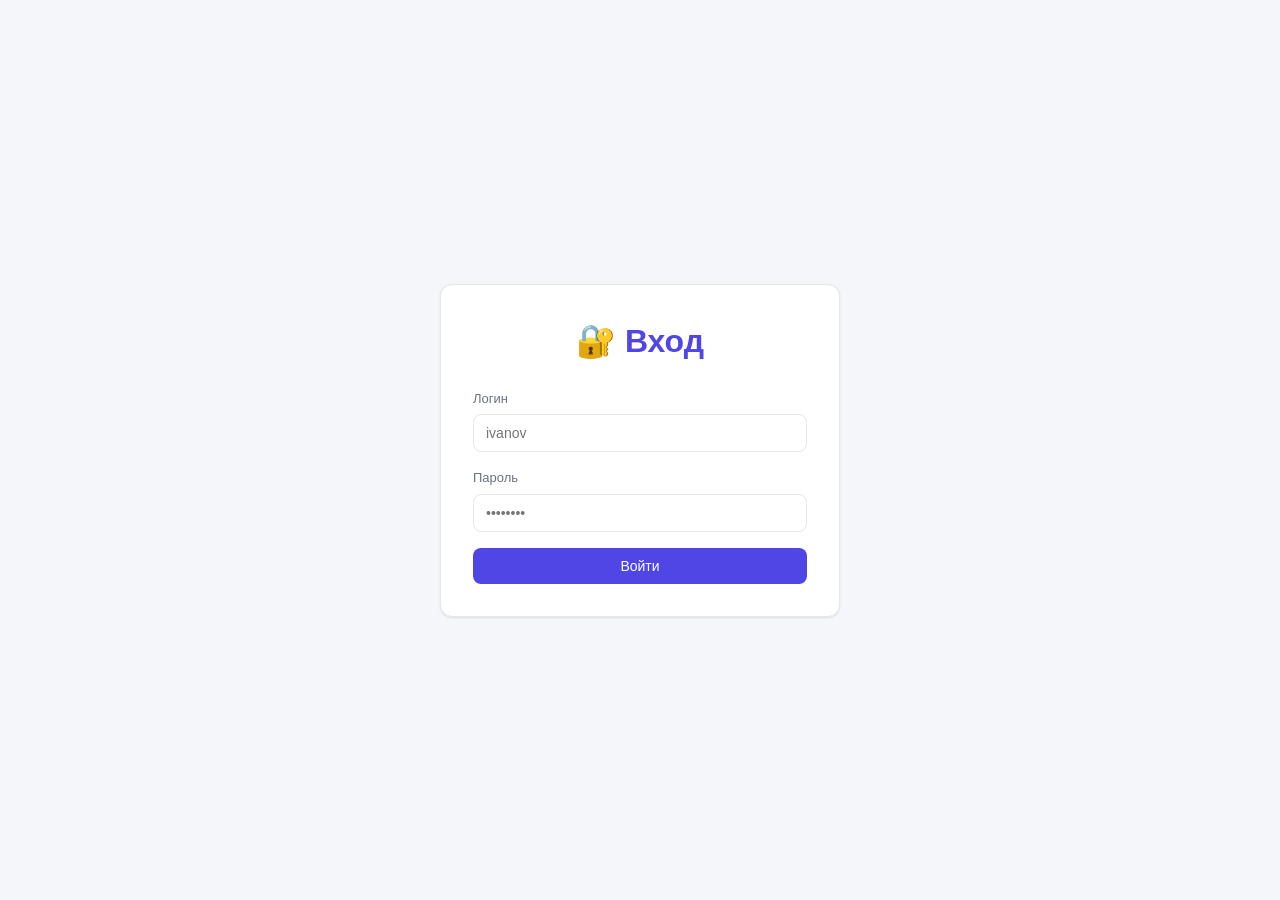
<file: Кобцев, Пугачев(Обновлённое)/index.html>
<!DOCTYPE html>
<html lang="ru">
<head>
  <meta charset="UTF-8">
  <title>Вход в систему</title>
  <link rel="stylesheet" href="style.css">
</head>
<body>
  <div class="login-wrap">
    <div class="login-card">
      <h1>🔐 Вход</h1>
      <form action="profile.html" method="get">
        <div class="form-group">
          <label>Логин</label>
          <input type="text" name="login" placeholder="ivanov" required>
        </div>
        <div class="form-group">
          <label>Пароль</label>
          <input type="password" name="password" placeholder="••••••••" required>
        </div>
        <button type="submit" class="btn btn-primary">Войти</button>
      </form>
    </div>
  </div>
</body>
</html>
</file>
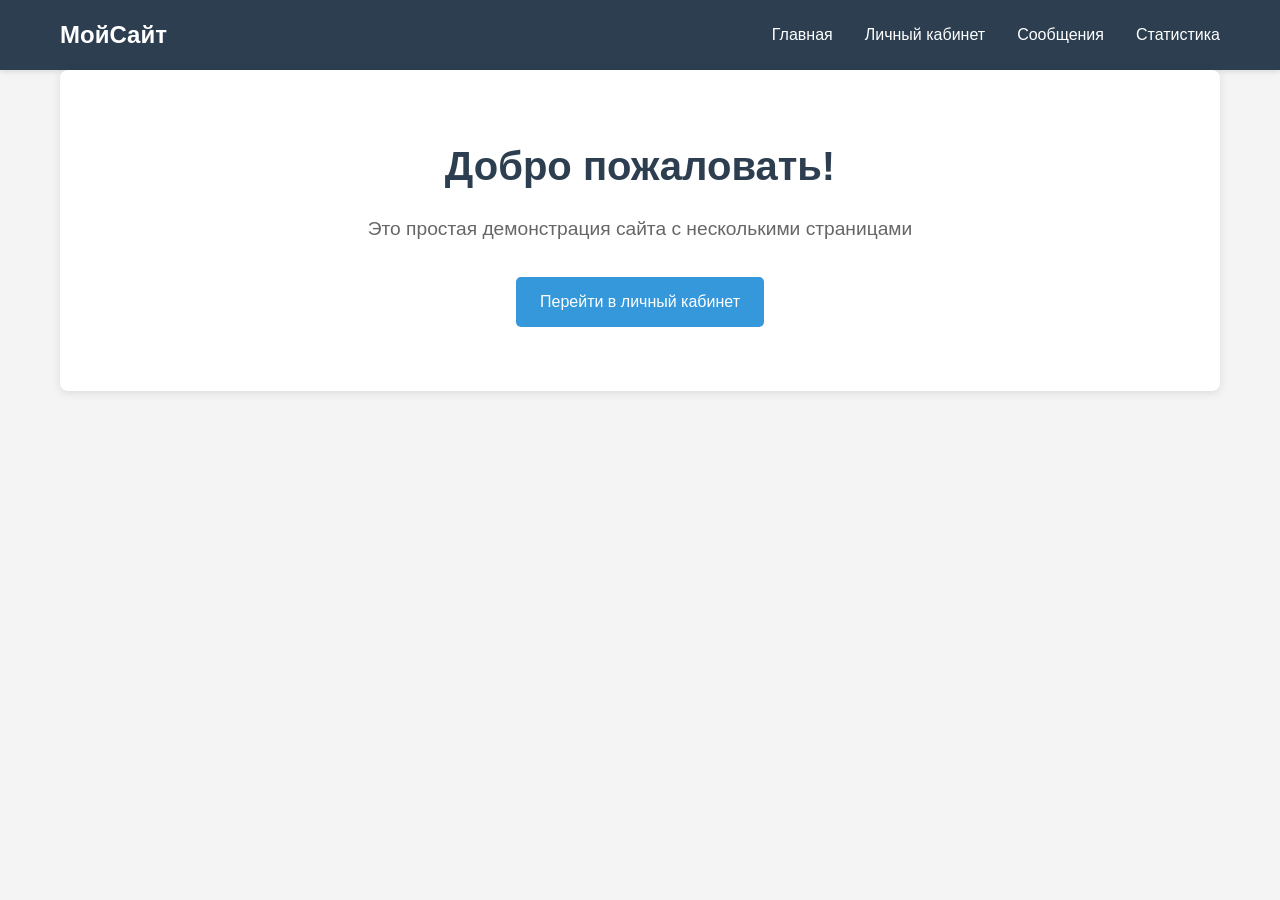
<file: Кобцев, Пугачев/index.html>
<!DOCTYPE html>
<html lang="ru">
<head>
    <meta charset="UTF-8">
    <meta name="viewport" content="width=device-width, initial-scale=1.0">
    <title>Главная - Мой Сайт</title>
    <link rel="stylesheet" href="css/style.css">
</head>
<body>
    <nav class="navbar">
        <div class="container">
            <a href="index.html" class="logo">МойСайт</a>
            <ul class="nav-links">
                <li><a href="index.html">Главная</a></li>
                <li><a href="profile.html">Личный кабинет</a></li>
                <li><a href="messages.html">Сообщения</a></li>
                <li><a href="stats.html">Статистика</a></li>
            </ul>
        </div>
    </nav>

    <main class="container">
        <section class="hero">
            <h1>Добро пожаловать!</h1>
            <p>Это простая демонстрация сайта с несколькими страницами</p>
            <a href="profile.html" class="btn">Перейти в личный кабинет</a>
        </section>
    </main>
</body>
</html>
</file>
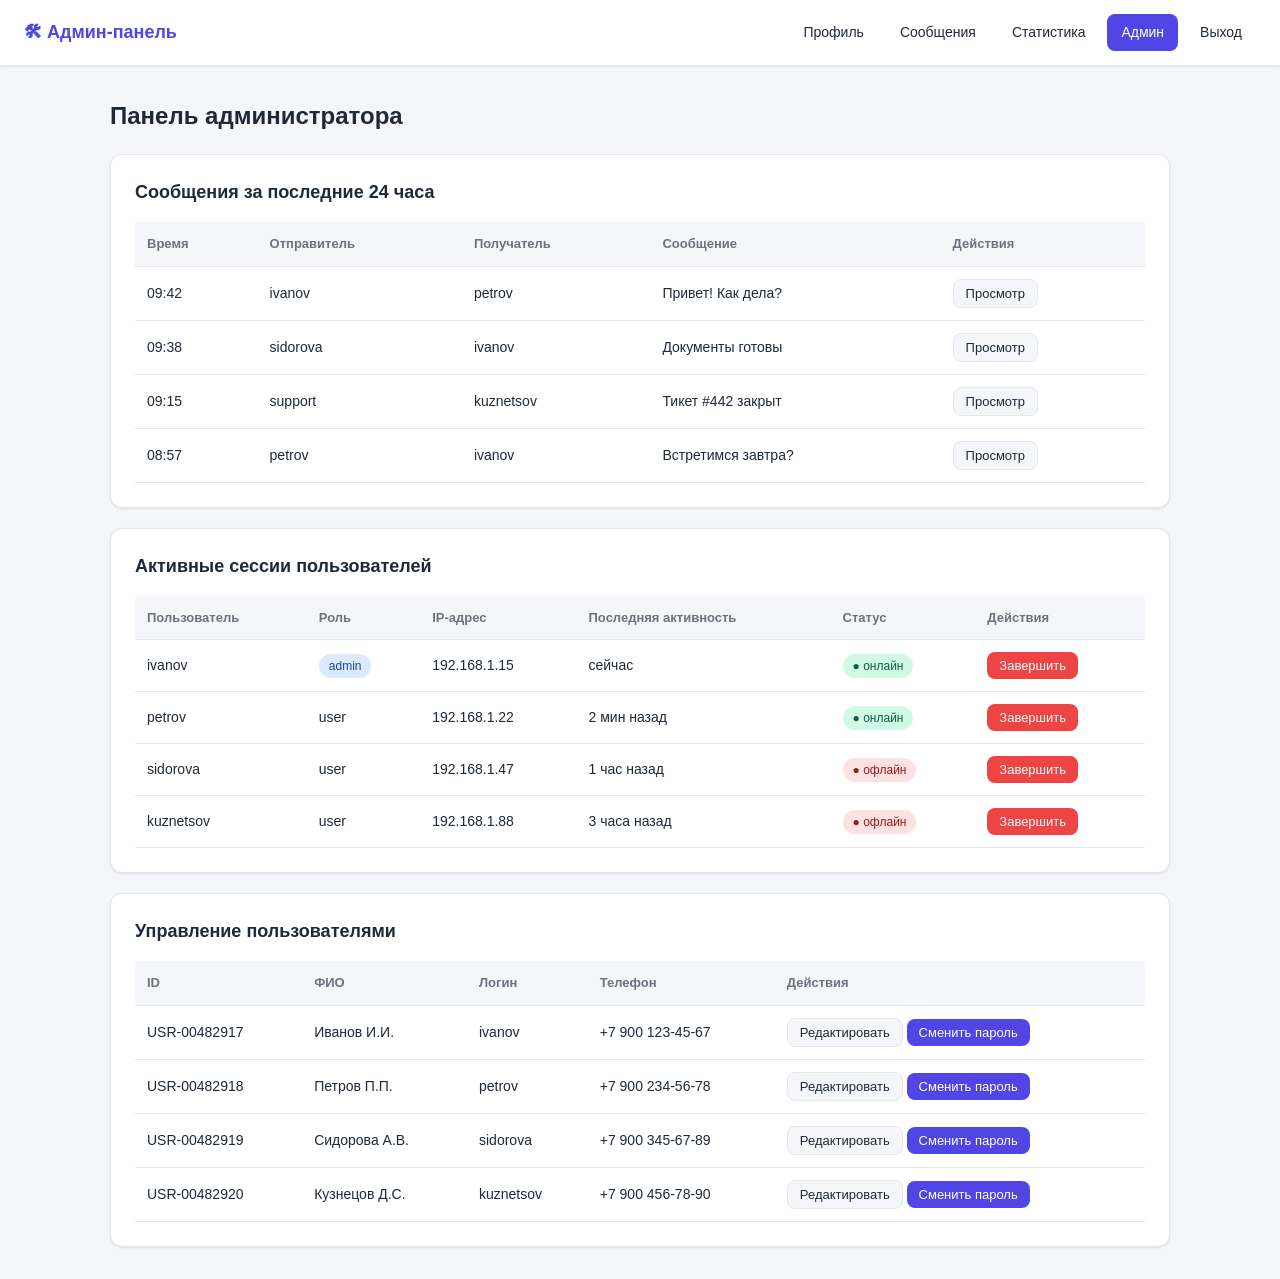
<file: Кобцев, Пугачев(Обновлённое)/admin.html>
<!DOCTYPE html>
<html lang="ru">
<head>
  <meta charset="UTF-8">
  <title>Админ-панель</title>
  <link rel="stylesheet" href="style.css">
</head>
<body>
  <nav class="navbar">
    <div class="logo">🛠 Админ-панель</div>
    <div class="nav-links">
      <a href="profile.html">Профиль</a>
      <a href="messages.html">Сообщения</a>
      <a href="stats.html">Статистика</a>
      <a href="admin.html" class="active">Админ</a>
      <a href="index.html">Выход</a>
    </div>
  </nav>

  <div class="container">
    <h1 class="page-title">Панель администратора</h1>

    <!-- 1. Сообщения за 24 часа -->
    <div class="card">
      <h2>Сообщения за последние 24 часа</h2>
      <div class="table-wrap">
        <table>
          <thead>
            <tr>
              <th>Время</th>
              <th>Отправитель</th>
              <th>Получатель</th>
              <th>Сообщение</th>
              <th>Действия</th>
            </tr>
          </thead>
          <tbody>
            <tr>
              <td>09:42</td>
              <td>ivanov</td>
              <td>petrov</td>
              <td>Привет! Как дела?</td>
              <td><button class="btn btn-small btn-secondary">Просмотр</button></td>
            </tr>
            <tr>
              <td>09:38</td>
              <td>sidorova</td>
              <td>ivanov</td>
              <td>Документы готовы</td>
              <td><button class="btn btn-small btn-secondary">Просмотр</button></td>
            </tr>
            <tr>
              <td>09:15</td>
              <td>support</td>
              <td>kuznetsov</td>
              <td>Тикет #442 закрыт</td>
              <td><button class="btn btn-small btn-secondary">Просмотр</button></td>
            </tr>
            <tr>
              <td>08:57</td>
              <td>petrov</td>
              <td>ivanov</td>
              <td>Встретимся завтра?</td>
              <td><button class="btn btn-small btn-secondary">Просмотр</button></td>
            </tr>
          </tbody>
        </table>
      </div>
    </div>

    <!-- 2. Активные сессии -->
    <div class="card">
      <h2>Активные сессии пользователей</h2>
      <div class="table-wrap">
        <table>
          <thead>
            <tr>
              <th>Пользователь</th>
              <th>Роль</th>
              <th>IP-адрес</th>
              <th>Последняя активность</th>
              <th>Статус</th>
              <th>Действия</th>
            </tr>
          </thead>
          <tbody>
            <tr>
              <td>ivanov</td>
              <td><span class="badge badge-admin">admin</span></td>
              <td>192.168.1.15</td>
              <td>сейчас</td>
              <td><span class="badge badge-online">● онлайн</span></td>
              <td><button class="btn btn-small btn-danger">Завершить</button></td>
            </tr>
            <tr>
              <td>petrov</td>
              <td>user</td>
              <td>192.168.1.22</td>
              <td>2 мин назад</td>
              <td><span class="badge badge-online">● онлайн</span></td>
              <td><button class="btn btn-small btn-danger">Завершить</button></td>
            </tr>
            <tr>
              <td>sidorova</td>
              <td>user</td>
              <td>192.168.1.47</td>
              <td>1 час назад</td>
              <td><span class="badge badge-offline">● офлайн</span></td>
              <td><button class="btn btn-small btn-danger">Завершить</button></td>
            </tr>
            <tr>
              <td>kuznetsov</td>
              <td>user</td>
              <td>192.168.1.88</td>
              <td>3 часа назад</td>
              <td><span class="badge badge-offline">● офлайн</span></td>
              <td><button class="btn btn-small btn-danger">Завершить</button></td>
            </tr>
          </tbody>
        </table>
      </div>
    </div>

    <!-- 3. Управление пользователями -->
    <div class="card">
      <h2>Управление пользователями</h2>
      <div class="table-wrap">
        <table>
          <thead>
            <tr>
              <th>ID</th>
              <th>ФИО</th>
              <th>Логин</th>
              <th>Телефон</th>
              <th>Действия</th>
            </tr>
          </thead>
          <tbody>
            <tr>
              <td>USR-00482917</td>
              <td>Иванов И.И.</td>
              <td>ivanov</td>
              <td>+7 900 123-45-67</td>
              <td>
                <button class="btn btn-small btn-secondary">Редактировать</button>
                <button class="btn btn-small btn-primary">Сменить пароль</button>
              </td>
            </tr>
            <tr>
              <td>USR-00482918</td>
              <td>Петров П.П.</td>
              <td>petrov</td>
              <td>+7 900 234-56-78</td>
              <td>
                <button class="btn btn-small btn-secondary">Редактировать</button>
                <button class="btn btn-small btn-primary">Сменить пароль</button>
              </td>
            </tr>
            <tr>
              <td>USR-00482919</td>
              <td>Сидорова А.В.</td>
              <td>sidorova</td>
              <td>+7 900 345-67-89</td>
              <td>
                <button class="btn btn-small btn-secondary">Редактировать</button>
                <button class="btn btn-small btn-primary">Сменить пароль</button>
              </td>
            </tr>
            <tr>
              <td>USR-00482920</td>
              <td>Кузнецов Д.С.</td>
              <td>kuznetsov</td>
              <td>+7 900 456-78-90</td>
              <td>
                <button class="btn btn-small btn-secondary">Редактировать</button>
                <button class="btn btn-small btn-primary">Сменить пароль</button>
              </td>
            </tr>
          </tbody>
        </table>
      </div>
    </div>
  </div>
</body>
</html>
</file>
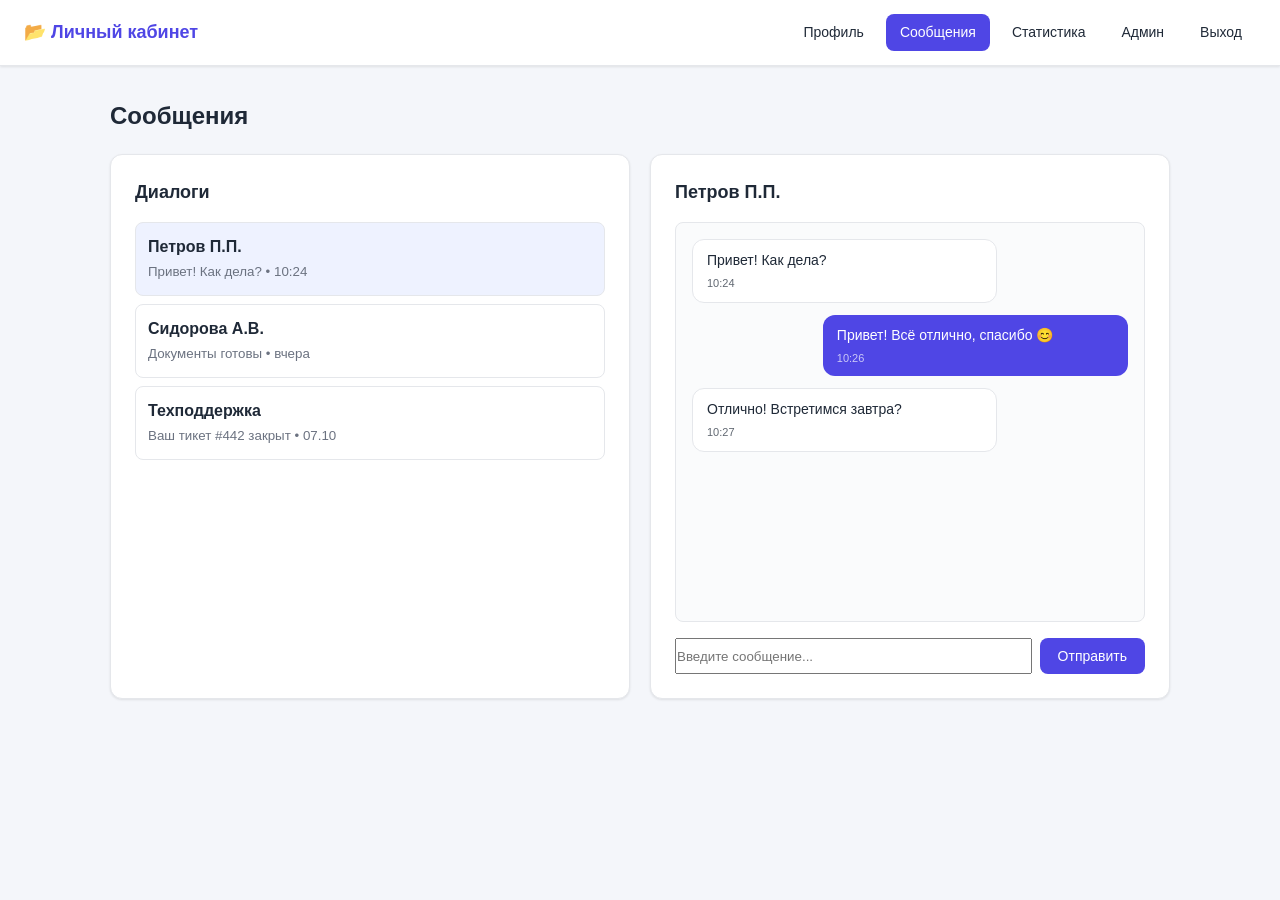
<file: Кобцев, Пугачев(Обновлённое)/messages.html>
<!DOCTYPE html>
<html lang="ru">
<head>
  <meta charset="UTF-8">
  <title>Сообщения</title>
  <link rel="stylesheet" href="style.css">
</head>
<body>
  <nav class="navbar">
    <div class="logo">📂 Личный кабинет</div>
    <div class="nav-links">
      <a href="profile.html">Профиль</a>
      <a href="messages.html" class="active">Сообщения</a>
      <a href="stats.html">Статистика</a>
      <a href="admin.html">Админ</a>
      <a href="index.html">Выход</a>
    </div>
  </nav>

  <div class="container">
    <h1 class="page-title">Сообщения</h1>

    <div class="grid-2">
      <!-- Список диалогов -->
      <div class="card">
        <h2>Диалоги</h2>
        <div style="display:flex;flex-direction:column;gap:8px;">
          <div style="padding:12px;border:1px solid var(--border);border-radius:8px;cursor:pointer;background:#eef2ff;">
            <strong>Петров П.П.</strong><br>
            <small style="color:var(--muted);">Привет! Как дела? • 10:24</small>
          </div>
          <div style="padding:12px;border:1px solid var(--border);border-radius:8px;cursor:pointer;">
            <strong>Сидорова А.В.</strong><br>
            <small style="color:var(--muted);">Документы готовы • вчера</small>
          </div>
          <div style="padding:12px;border:1px solid var(--border);border-radius:8px;cursor:pointer;">
            <strong>Техподдержка</strong><br>
            <small style="color:var(--muted);">Ваш тикет #442 закрыт • 07.10</small>
          </div>
        </div>
      </div>

      <!-- Окно чата -->
      <div class="card">
        <h2>Петров П.П.</h2>
        <div class="chat-box">
          <div class="message message-in">
            Привет! Как дела?
            <span class="message-time">10:24</span>
          </div>
          <div class="message message-out">
            Привет! Всё отлично, спасибо 😊
            <span class="message-time">10:26</span>
          </div>
          <div class="message message-in">
            Отлично! Встретимся завтра?
            <span class="message-time">10:27</span>
          </div>
        </div>
        <div class="chat-input">
          <input type="text" placeholder="Введите сообщение...">
          <button class="btn btn-primary">Отправить</button>
        </div>
      </div>
    </div>
  </div>
</body>
</html>
</file>
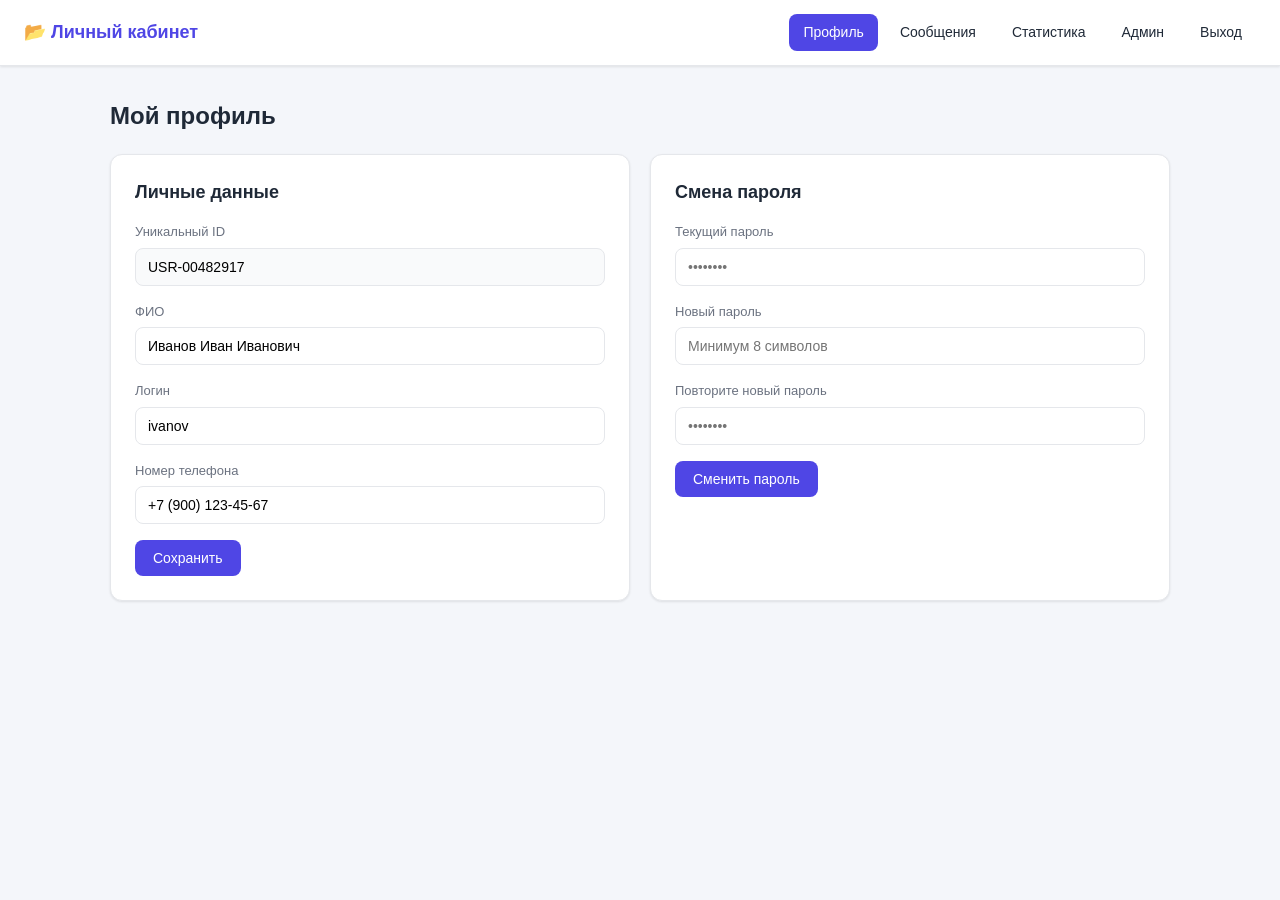
<file: Кобцев, Пугачев(Обновлённое)/profile.html>
<!DOCTYPE html>
<html lang="ru">
<head>
  <meta charset="UTF-8">
  <title>Личный кабинет</title>
  <link rel="stylesheet" href="style.css">
</head>
<body>
  <nav class="navbar">
    <div class="logo">📂 Личный кабинет</div>
    <div class="nav-links">
      <a href="profile.html" class="active">Профиль</a>
      <a href="messages.html">Сообщения</a>
      <a href="stats.html">Статистика</a>
      <a href="admin.html">Админ</a>
      <a href="index.html">Выход</a>
    </div>
  </nav>

  <div class="container">
    <h1 class="page-title">Мой профиль</h1>

    <div class="grid-2">
      <!-- Личные данные -->
      <div class="card">
        <h2>Личные данные</h2>
        <form>
          <div class="form-group">
            <label>Уникальный ID</label>
            <input type="text" value="USR-00482917" readonly style="background:#f9fafb;">
          </div>
          <div class="form-group">
            <label>ФИО</label>
            <input type="text" value="Иванов Иван Иванович">
          </div>
          <div class="form-group">
            <label>Логин</label>
            <input type="text" value="ivanov">
          </div>
          <div class="form-group">
            <label>Номер телефона</label>
            <input type="tel" value="+7 (900) 123-45-67">
          </div>
          <button type="submit" class="btn btn-primary">Сохранить</button>
        </form>
      </div>

      <!-- Смена пароля -->
      <div class="card">
        <h2>Смена пароля</h2>
        <form>
          <div class="form-group">
            <label>Текущий пароль</label>
            <input type="password" placeholder="••••••••">
          </div>
          <div class="form-group">
            <label>Новый пароль</label>
            <input type="password" placeholder="Минимум 8 символов">
          </div>
          <div class="form-group">
            <label>Повторите новый пароль</label>
            <input type="password" placeholder="••••••••">
          </div>
          <button type="submit" class="btn btn-primary">Сменить пароль</button>
        </form>
      </div>
    </div>
  </div>
</body>
</html>
</file>
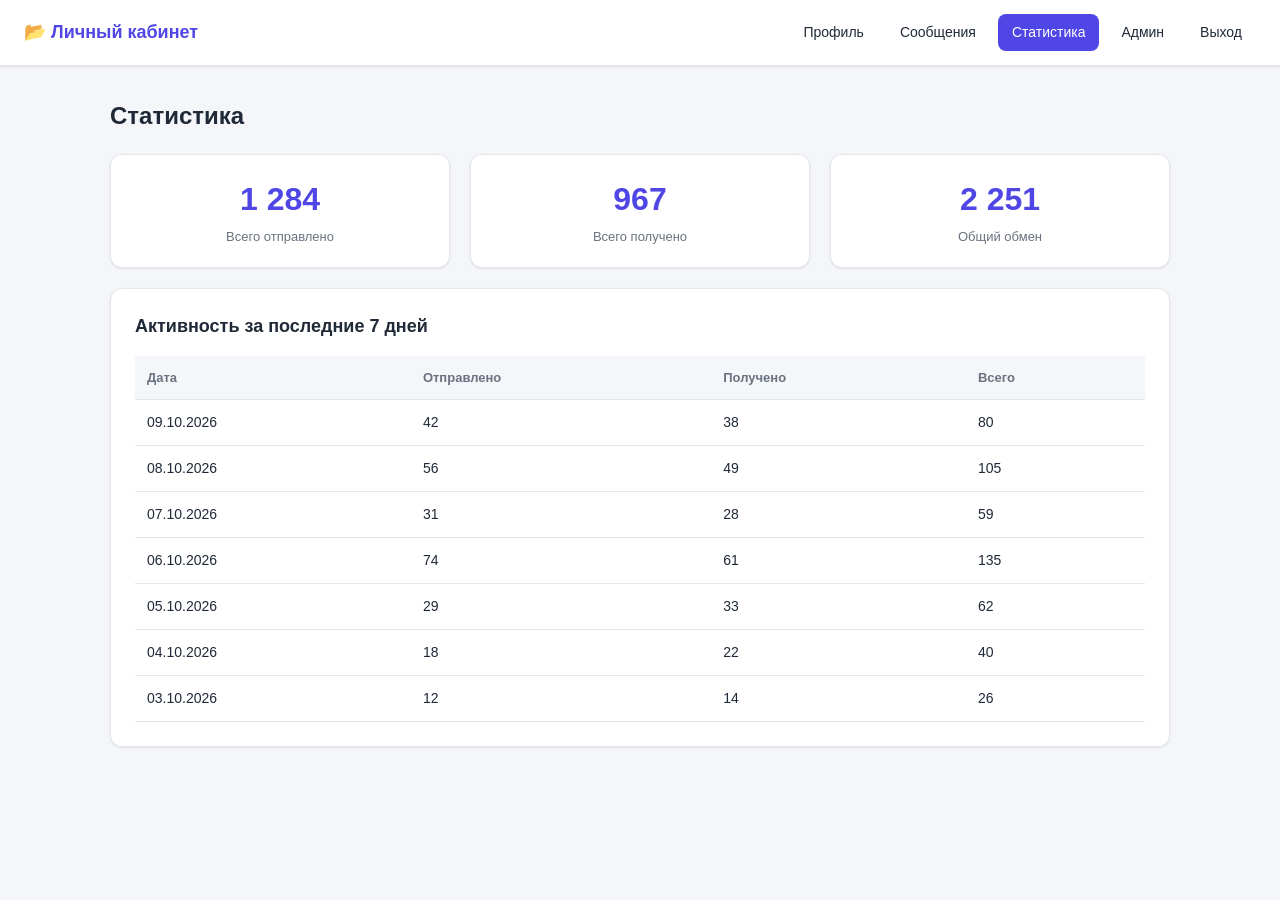
<file: Кобцев, Пугачев(Обновлённое)/stats.html>
<!DOCTYPE html>
<html lang="ru">
<head>
  <meta charset="UTF-8">
  <title>Статистика</title>
  <link rel="stylesheet" href="style.css">
</head>
<body>
  <nav class="navbar">
    <div class="logo">📂 Личный кабинет</div>
    <div class="nav-links">
      <a href="profile.html">Профиль</a>
      <a href="messages.html">Сообщения</a>
      <a href="stats.html" class="active">Статистика</a>
      <a href="admin.html">Админ</a>
      <a href="index.html">Выход</a>
    </div>
  </nav>

  <div class="container">
    <h1 class="page-title">Статистика</h1>

    <div class="grid-3">
      <div class="stat-card">
        <div class="stat-value">1 284</div>
        <div class="stat-label">Всего отправлено</div>
      </div>
      <div class="stat-card">
        <div class="stat-value">967</div>
        <div class="stat-label">Всего получено</div>
      </div>
      <div class="stat-card">
        <div class="stat-value">2 251</div>
        <div class="stat-label">Общий обмен</div>
      </div>
    </div>

    <div class="card" style="margin-top:20px;">
      <h2>Активность за последние 7 дней</h2>
      <div class="table-wrap">
        <table>
          <thead>
            <tr>
              <th>Дата</th>
              <th>Отправлено</th>
              <th>Получено</th>
              <th>Всего</th>
            </tr>
          </thead>
          <tbody>
            <tr><td>09.10.2026</td><td>42</td><td>38</td><td>80</td></tr>
            <tr><td>08.10.2026</td><td>56</td><td>49</td><td>105</td></tr>
            <tr><td>07.10.2026</td><td>31</td><td>28</td><td>59</td></tr>
            <tr><td>06.10.2026</td><td>74</td><td>61</td><td>135</td></tr>
            <tr><td>05.10.2026</td><td>29</td><td>33</td><td>62</td></tr>
            <tr><td>04.10.2026</td><td>18</td><td>22</td><td>40</td></tr>
            <tr><td>03.10.2026</td><td>12</td><td>14</td><td>26</td></tr>
          </tbody>
        </table>
      </div>
    </div>
  </div>
</body>
</html>
</file>
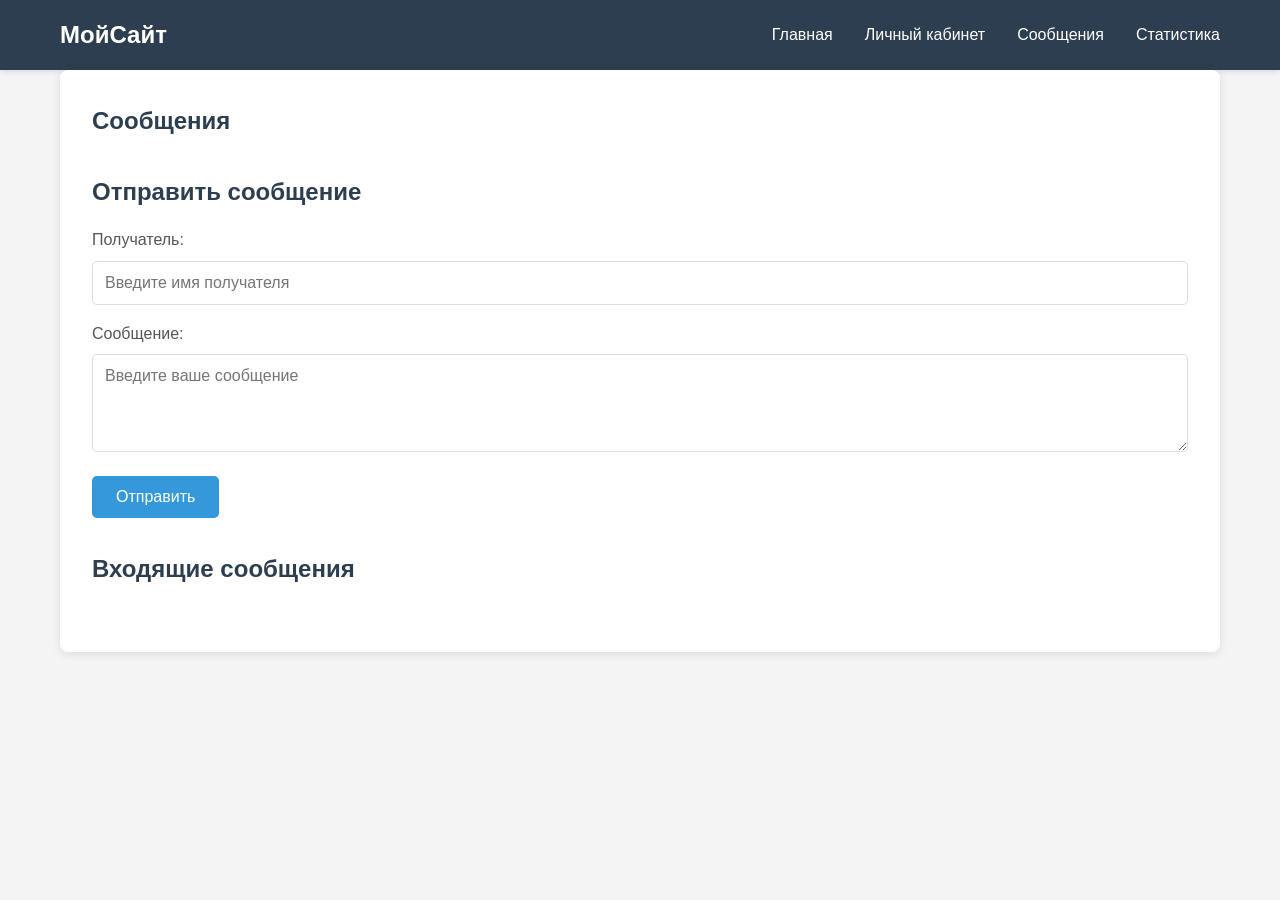
<file: Кобцев, Пугачев/messages.html>
<!DOCTYPE html>
<html lang="ru">
<head>
    <meta charset="UTF-8">
    <meta name="viewport" content="width=device-width, initial-scale=1.0">
    <title>Сообщения - Мой Сайт</title>
    <link rel="stylesheet" href="css/style.css">
</head>
<body>
    <nav class="navbar">
        <div class="container">
            <a href="index.html" class="logo">МойСайт</a>
            <ul class="nav-links">
                <li><a href="index.html">Главная</a></li>
                <li><a href="profile.html">Личный кабинет</a></li>
                <li><a href="messages.html">Сообщения</a></li>
                <li><a href="stats.html">Статистика</a></li>
            </ul>
        </div>
    </nav>

    <main class="container">
        <section class="messages">
            <h1>Сообщения</h1>
            
            <div class="message-form">
                <h2>Отправить сообщение</h2>
                <form>
                    <div class="form-group">
                        <label for="recipient">Получатель:</label>
                        <input type="text" id="recipient" placeholder="Введите имя получателя">
                    </div>
                    <div class="form-group">
                        <label for="message">Сообщение:</label>
                        <textarea id="message" rows="4" placeholder="Введите ваше сообщение"></textarea>
                    </div>
                    <button type="submit" class="btn">Отправить</button>
                </form>
            </div>

            <div class="inbox">
                <h2>Входящие сообщения</h2>
            </div>
        </section>
    </main>
</body>
</html>
</file>
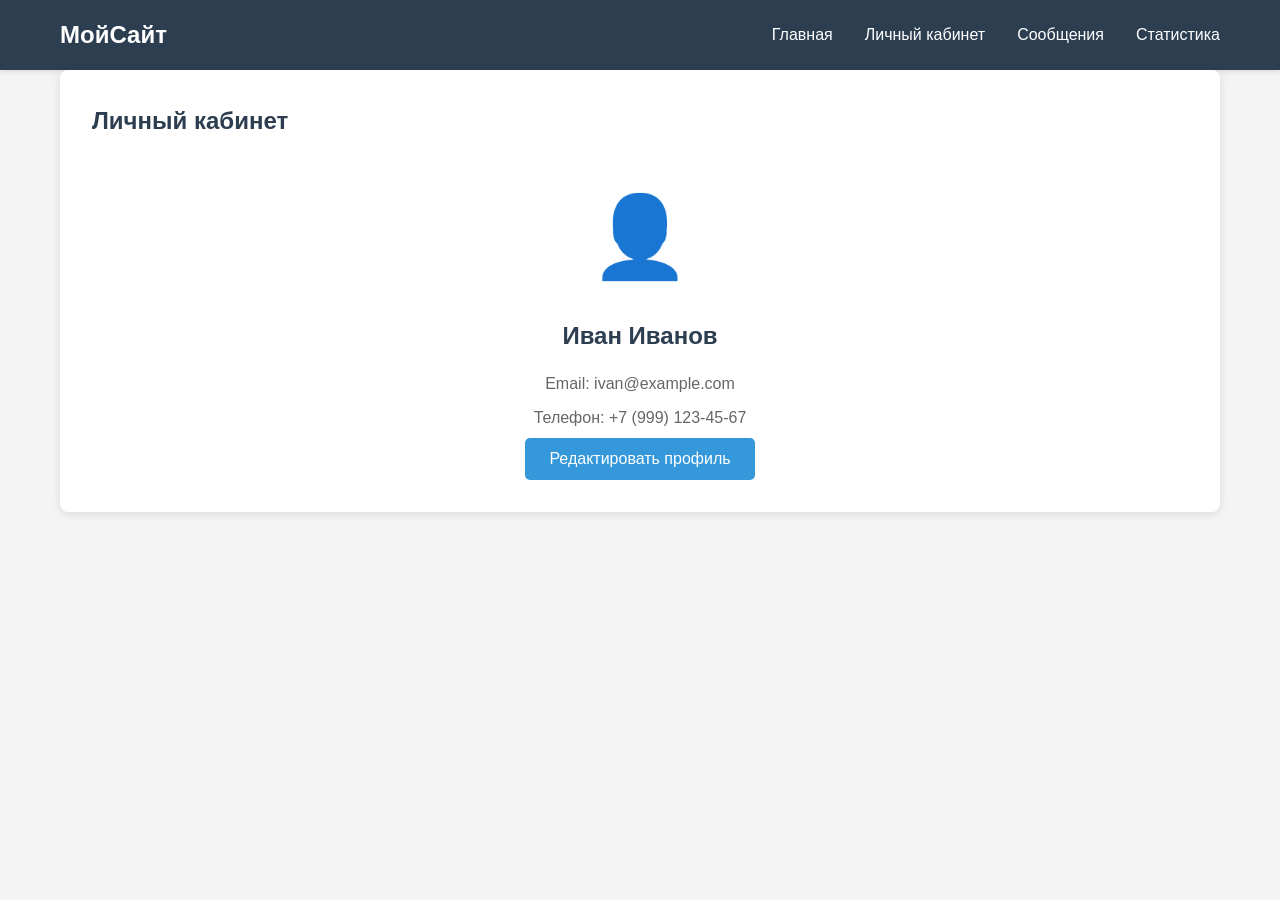
<file: Кобцев, Пугачев/profile.html>
<!DOCTYPE html>
<html lang="ru">
<head>
    <meta charset="UTF-8">
    <meta name="viewport" content="width=device-width, initial-scale=1.0">
    <title>Личный кабинет - Мой Сайт</title>
    <link rel="stylesheet" href="css/style.css">
</head>
<body>
    <nav class="navbar">
        <div class="container">
            <a href="index.html" class="logo">МойСайт</a>
            <ul class="nav-links">
                <li><a href="index.html">Главная</a></li>
                <li><a href="profile.html">Личный кабинет</a></li>
                <li><a href="messages.html">Сообщения</a></li>
                <li><a href="stats.html">Статистика</a></li>
            </ul>
        </div>
    </nav>

    <main class="container">
        <section class="profile">
            <h1>Личный кабинет</h1>
            <div class="profile-card">
                <div class="avatar">👤</div>
                <h2>Иван Иванов</h2>
                <p>Email: ivan@example.com</p>
                <p>Телефон: +7 (999) 123-45-67</p>
                <button class="btn">Редактировать профиль</button>
            </div>
        </section>
    </main>
</body>
</html>
</file>
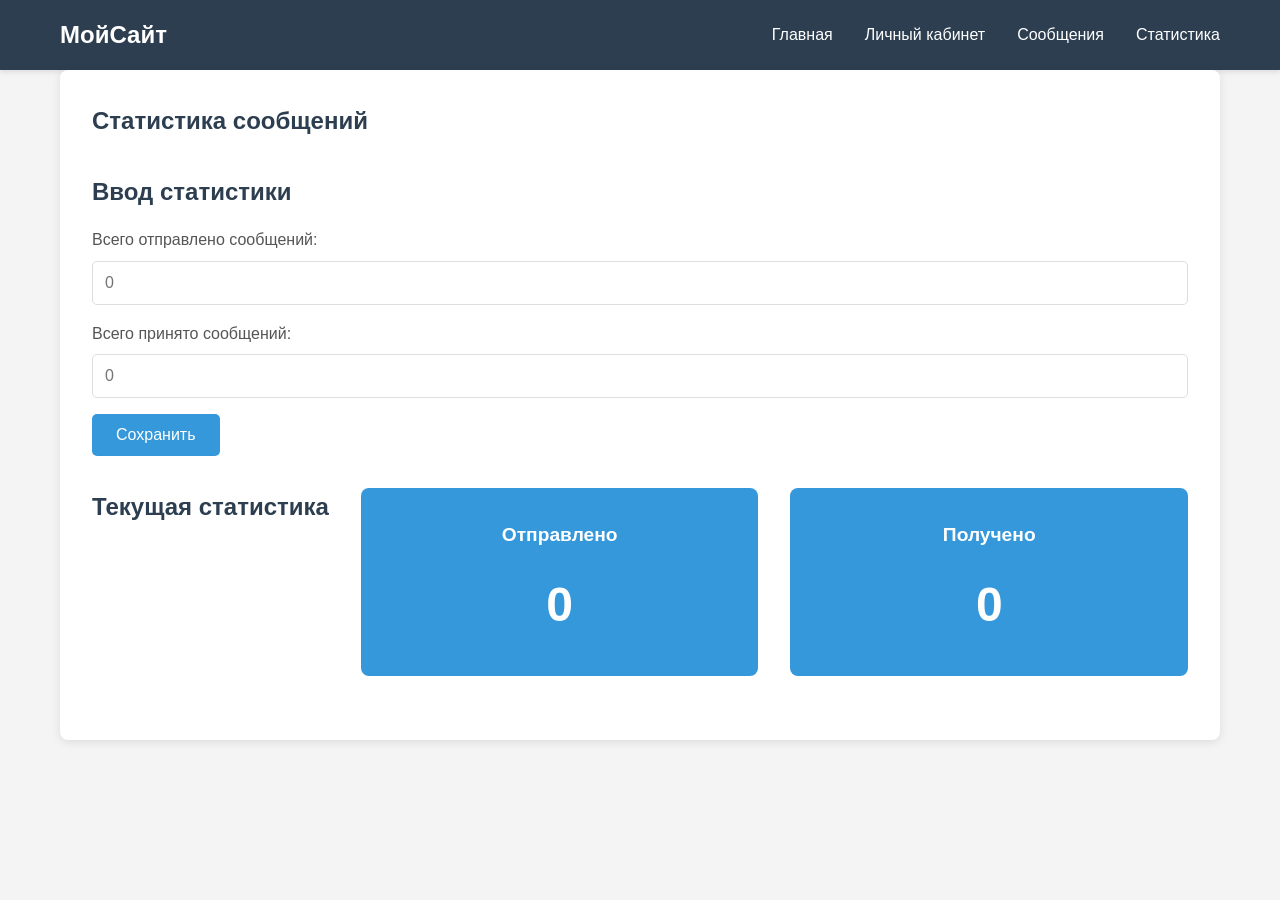
<file: Кобцев, Пугачев/stats.html>
<!DOCTYPE html>
<html lang="ru">
<head>
    <meta charset="UTF-8">
    <meta name="viewport" content="width=device-width, initial-scale=1.0">
    <title>Статистика - Мой Сайт</title>
    <link rel="stylesheet" href="css/style.css">
</head>
<body>
    <nav class="navbar">
        <div class="container">
            <a href="index.html" class="logo">МойСайт</a>
            <ul class="nav-links">
                <li><a href="index.html">Главная</a></li>
                <li><a href="profile.html">Личный кабинет</a></li>
                <li><a href="messages.html">Сообщения</a></li>
                <li><a href="stats.html">Статистика</a></li>
            </ul>
        </div>
    </nav>

    <main class="container">
        <section class="stats">
            <h1>Статистика сообщений</h1>
            
            <div class="stats-form">
                <h2>Ввод статистики</h2>
                <form>
                    <div class="form-group">
                        <label for="sent">Всего отправлено сообщений:</label>
                        <input type="number" id="sent" placeholder="0" min="0">
                    </div>
                    <div class="form-group">
                        <label for="received">Всего принято сообщений:</label>
                        <input type="number" id="received" placeholder="0" min="0">
                    </div>
                    <button type="submit" class="btn">Сохранить</button>
                </form>
            </div>

            <div class="stats-display">
                <h2>Текущая статистика</h2>
                <div class="stat-card">
                    <h3>Отправлено</h3>
                    <p class="stat-number">0</p>
                </div>
                <div class="stat-card">
                    <h3>Получено</h3>
                    <p class="stat-number">0</p>
                </div>
            </div>
        </section>
    </main>
</body>
</html>
</file>
<file: Кобцев, Пугачев(Обновлённое)/style.css>
* { box-sizing: border-box; margin: 0; padding: 0; }

:root {
  --bg: #f4f6fa;
  --card: #ffffff;
  --text: #1f2937;
  --muted: #6b7280;
  --accent: #4f46e5;
  --accent-hover: #4338ca;
  --border: #e5e7eb;
  --success: #10b981;
  --danger: #ef4444;
  --warning: #f59e0b;
  --shadow: 0 1px 3px rgba(0,0,0,0.06), 0 1px 2px rgba(0,0,0,0.04);
}

body {
  font-family: -apple-system, BlinkMacSystemFont, "Segoe UI", Roboto, sans-serif;
  background: var(--bg);
  color: var(--text);
  line-height: 1.5;
  min-height: 100vh;
}

/* === Шапка и навигация === */
.navbar {
  background: var(--card);
  border-bottom: 1px solid var(--border);
  padding: 14px 24px;
  display: flex;
  justify-content: space-between;
  align-items: center;
  box-shadow: var(--shadow);
}
.logo { font-weight: 700; font-size: 18px; color: var(--accent); }
.nav-links { display: flex; gap: 8px; flex-wrap: wrap; }
.nav-links a {
  text-decoration: none;
  color: var(--text);
  padding: 8px 14px;
  border-radius: 8px;
  font-size: 14px;
  transition: background 0.15s;
}
.nav-links a:hover { background: var(--bg); }
.nav-links a.active { background: var(--accent); color: #fff; }

/* === Контейнер === */
.container { max-width: 1100px; margin: 32px auto; padding: 0 20px; }
.page-title { font-size: 24px; margin-bottom: 20px; }

/* === Карточки === */
.card {
  background: var(--card);
  border: 1px solid var(--border);
  border-radius: 12px;
  padding: 24px;
  box-shadow: var(--shadow);
  margin-bottom: 20px;
}
.card h2 { font-size: 18px; margin-bottom: 16px; }

/* === Формы === */
.form-group { margin-bottom: 16px; }
.form-group label {
  display: block;
  font-size: 13px;
  color: var(--muted);
  margin-bottom: 6px;
  font-weight: 500;
}
.form-group input, .form-group textarea, .form-group select {
  width: 100%;
  padding: 10px 12px;
  border: 1px solid var(--border);
  border-radius: 8px;
  font-size: 14px;
  font-family: inherit;
  background: #fff;
  transition: border-color 0.15s;
}
.form-group input:focus, .form-group textarea:focus {
  outline: none;
  border-color: var(--accent);
}

/* === Кнопки === */
.btn {
  display: inline-block;
  padding: 10px 18px;
  border: none;
  border-radius: 8px;
  font-size: 14px;
  font-weight: 500;
  cursor: pointer;
  text-decoration: none;
  transition: background 0.15s, transform 0.05s;
}
.btn:active { transform: scale(0.98); }
.btn-primary { background: var(--accent); color: #fff; }
.btn-primary:hover { background: var(--accent-hover); }
.btn-secondary { background: var(--bg); color: var(--text); border: 1px solid var(--border); }
.btn-danger { background: var(--danger); color: #fff; }
.btn-small { padding: 6px 12px; font-size: 13px; }

/* === Сетка === */
.grid-2 { display: grid; grid-template-columns: 1fr 1fr; gap: 20px; }
.grid-3 { display: grid; grid-template-columns: repeat(3, 1fr); gap: 20px; }
@media (max-width: 768px) {
  .grid-2, .grid-3 { grid-template-columns: 1fr; }
}

/* === Статистика === */
.stat-card {
  background: var(--card);
  border: 1px solid var(--border);
  border-radius: 12px;
  padding: 20px;
  text-align: center;
  box-shadow: var(--shadow);
}
.stat-value { font-size: 32px; font-weight: 700; color: var(--accent); }
.stat-label { font-size: 13px; color: var(--muted); margin-top: 4px; }

/* === Таблицы === */
.table-wrap { overflow-x: auto; }
table { width: 100%; border-collapse: collapse; font-size: 14px; }
th, td { padding: 12px; text-align: left; border-bottom: 1px solid var(--border); }
th { background: var(--bg); font-weight: 600; font-size: 13px; color: var(--muted); }
tr:hover td { background: #fafbfc; }

/* === Бейджи === */
.badge {
  display: inline-block;
  padding: 3px 10px;
  border-radius: 12px;
  font-size: 12px;
  font-weight: 500;
}
.badge-online { background: #d1fae5; color: #065f46; }
.badge-offline { background: #fee2e2; color: #991b1b; }
.badge-admin { background: #dbeafe; color: #1e40af; }

/* === Сообщения (чат) === */
.chat-box {
  height: 400px;
  overflow-y: auto;
  border: 1px solid var(--border);
  border-radius: 8px;
  padding: 16px;
  background: #fafbfc;
  margin-bottom: 16px;
}
.message {
  margin-bottom: 12px;
  padding: 10px 14px;
  border-radius: 12px;
  max-width: 70%;
  font-size: 14px;
}
.message-in { background: #fff; border: 1px solid var(--border); }
.message-out { background: var(--accent); color: #fff; margin-left: auto; }
.message-time { font-size: 11px; opacity: 0.7; margin-top: 4px; display: block; }

.chat-input { display: flex; gap: 8px; }
.chat-input input { flex: 1; }

/* === Логин === */
.login-wrap {
  min-height: 100vh;
  display: flex;
  align-items: center;
  justify-content: center;
}
.login-card {
  width: 100%;
  max-width: 400px;
  background: var(--card);
  padding: 32px;
  border-radius: 12px;
  box-shadow: var(--shadow);
  border: 1px solid var(--border);
}
.login-card h1 { text-align: center; margin-bottom: 24px; color: var(--accent); }
.login-card .btn { width: 100%; }
</file>
<file: Кобцев, Пугачев/css/style.css>
* {
    margin: 0;
    padding: 0;
    box-sizing: border-box;
}

body {
    font-family: 'Segoe UI', Tahoma, Geneva, Verdana, sans-serif;
    line-height: 1.6;
    color: #333;
    background-color: #f4f4f4;
}

.container {
    max-width: 1200px;
    margin: 0 auto;
    padding: 0 20px;
}

.navbar {
    background-color: #2c3e50;
    color: white;
    padding: 1rem 0;
    box-shadow: 0 2px 5px rgba(0,0,0,0.1);
}

.navbar .container {
    display: flex;
    justify-content: space-between;
    align-items: center;
}

.logo {
    font-size: 1.5rem;
    font-weight: bold;
    color: white;
    text-decoration: none;
}

.nav-links {
    display: flex;
    list-style: none;
    gap: 2rem;
}

.nav-links a {
    color: white;
    text-decoration: none;
    transition: color 0.3s;
}

.nav-links a:hover {
    color: #3498db;
}

main {
    padding: 2rem 0;
}

.hero {
    text-align: center;
    padding: 4rem 0;
    background-color: white;
    border-radius: 8px;
    box-shadow: 0 2px 10px rgba(0,0,0,0.1);
}

.hero h1 {
    font-size: 2.5rem;
    margin-bottom: 1rem;
    color: #2c3e50;
}

.hero p {
    font-size: 1.2rem;
    color: #666;
    margin-bottom: 2rem;
}

.btn {
    display: inline-block;
    padding: 0.75rem 1.5rem;
    background-color: #3498db;
    color: white;
    text-decoration: none;
    border: none;
    border-radius: 5px;
    cursor: pointer;
    font-size: 1rem;
    transition: background-color 0.3s;
}

.btn:hover {
    background-color: #2980b9;
}

.profile {
    background-color: white;
    padding: 2rem;
    border-radius: 8px;
    box-shadow: 0 2px 10px rgba(0,0,0,0.1);
}

.profile h1 {
    margin-bottom: 2rem;
    color: #2c3e50;
}

.profile-card {
    text-align: center;
}

.avatar {
    font-size: 5rem;
    margin-bottom: 1rem;
}

.profile-card h2 {
    margin-bottom: 1rem;
    color: #2c3e50;
}

.profile-card p {
    margin-bottom: 0.5rem;
    color: #666;
}

.messages {
    background-color: white;
    padding: 2rem;
    border-radius: 8px;
    box-shadow: 0 2px 10px rgba(0,0,0,0.1);
}

.messages h1 {
    margin-bottom: 2rem;
    color: #2c3e50;
}

.message-form, .inbox {
    margin-bottom: 2rem;
}

.message-form h2, .inbox h2 {
    margin-bottom: 1rem;
    color: #2c3e50;
}

.form-group {
    margin-bottom: 1rem;
}

.form-group label {
    display: block;
    margin-bottom: 0.5rem;
    color: #555;
}

.form-group input,
.form-group textarea {
    width: 100%;
    padding: 0.75rem;
    border: 1px solid #ddd;
    border-radius: 5px;
    font-family: inherit;
    font-size: 1rem;
}

.form-group textarea {
    resize: vertical;
}

.message-item {
    padding: 1rem;
    border: 1px solid #ddd;
    border-radius: 5px;
    margin-bottom: 1rem;
    background-color: #f9f9f9;
}

.message-item strong {
    color: #2c3e50;
    display: block;
    margin-bottom: 0.5rem;
}

.message-item small {
    color: #999;
    display: block;
    margin-top: 0.5rem;
}

.stats {
    background-color: white;
    padding: 2rem;
    border-radius: 8px;
    box-shadow: 0 2px 10px rgba(0,0,0,0.1);
}

.stats h1 {
    margin-bottom: 2rem;
    color: #2c3e50;
}

.stats-form, .stats-display {
    margin-bottom: 2rem;
}

.stats-form h2, .stats-display h2 {
    margin-bottom: 1rem;
    color: #2c3e50;
}

.stats-display {
    display: flex;
    gap: 2rem;
    flex-wrap: wrap;
}

.stat-card {
    flex: 1;
    min-width: 200px;
    padding: 2rem;
    background-color: #3498db;
    color: white;
    border-radius: 8px;
    text-align: center;
}

.stat-card h3 {
    margin-bottom: 1rem;
    font-size: 1.2rem;
}

.stat-number {
    font-size: 3rem;
    font-weight: bold;
}

@media (max-width: 768px) {
    .navbar .container {
        flex-direction: column;
        gap: 1rem;
    }
    
    .nav-links {
        flex-direction: column;
        gap: 1rem;
        text-align: center;
    }
    
    .hero h1 {
        font-size: 2rem;
    }
    
    .stats-display {
        flex-direction: column;
    }
}
</file>
